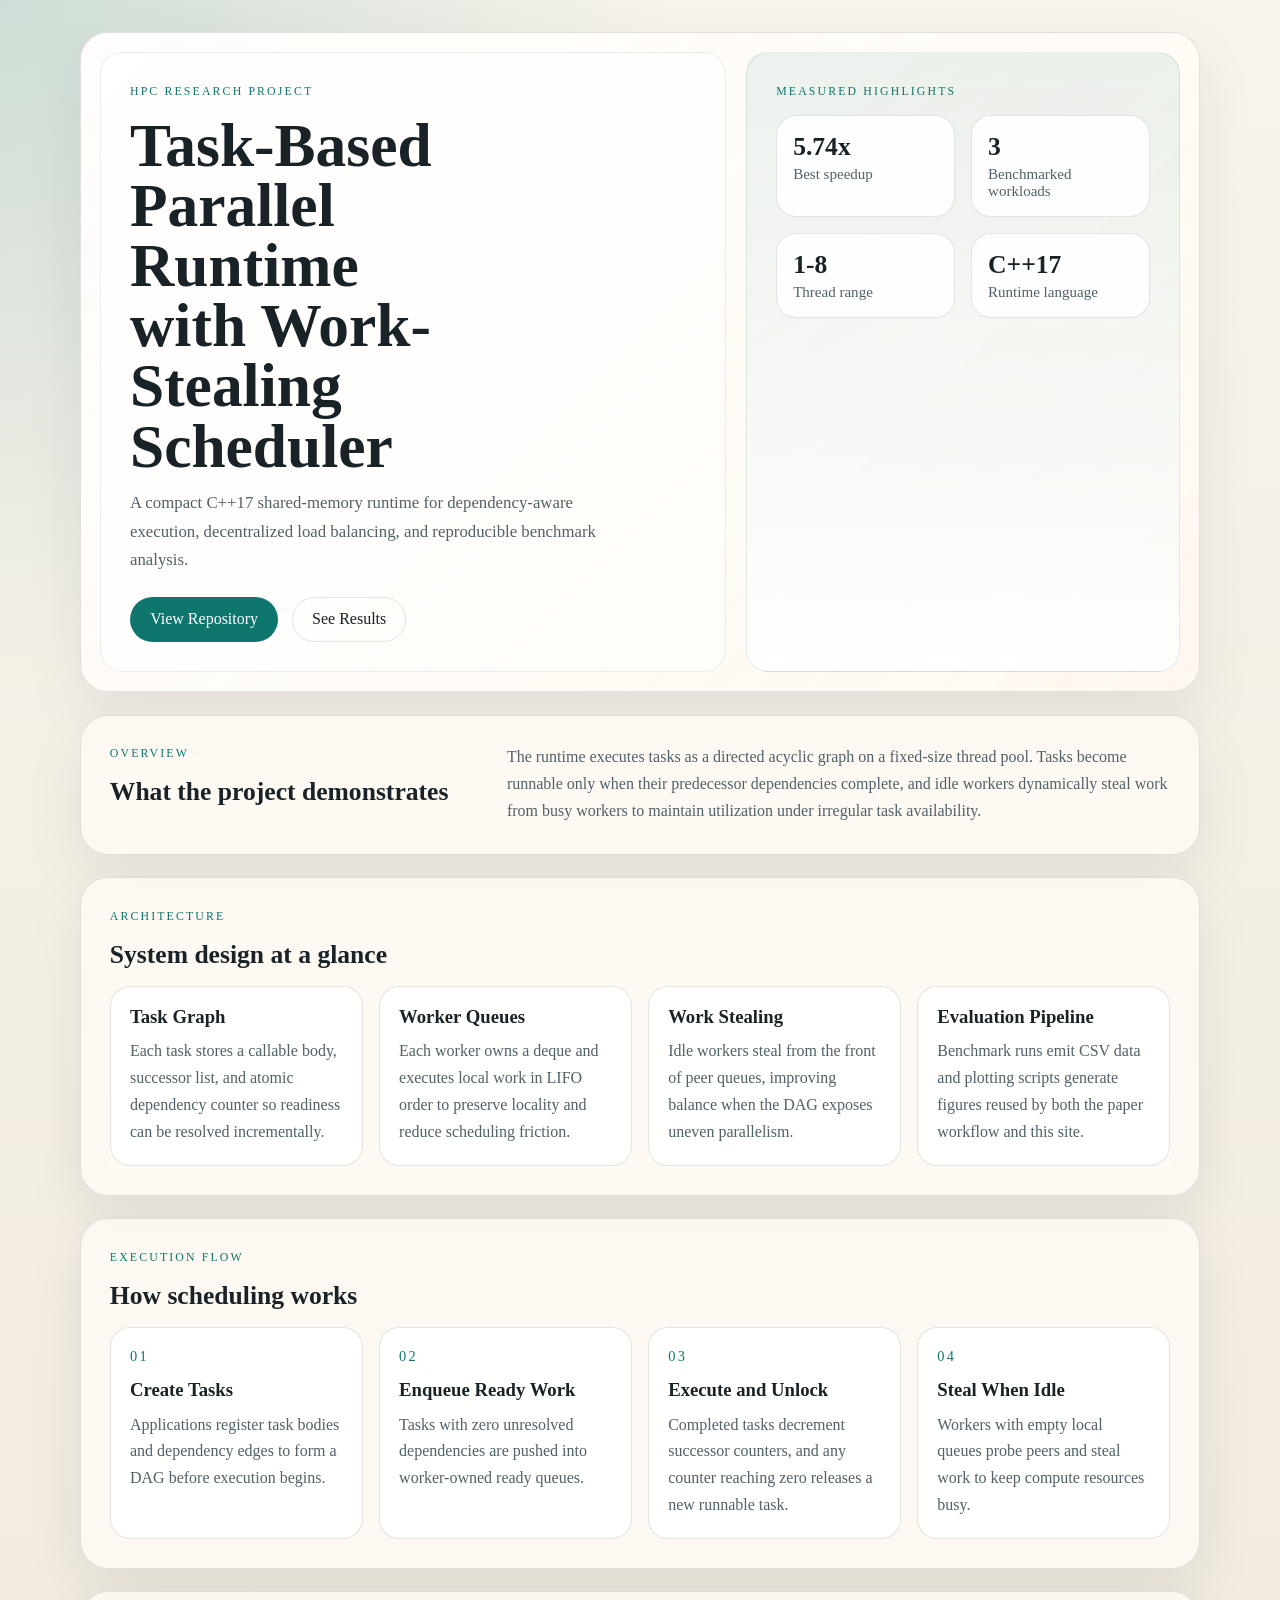
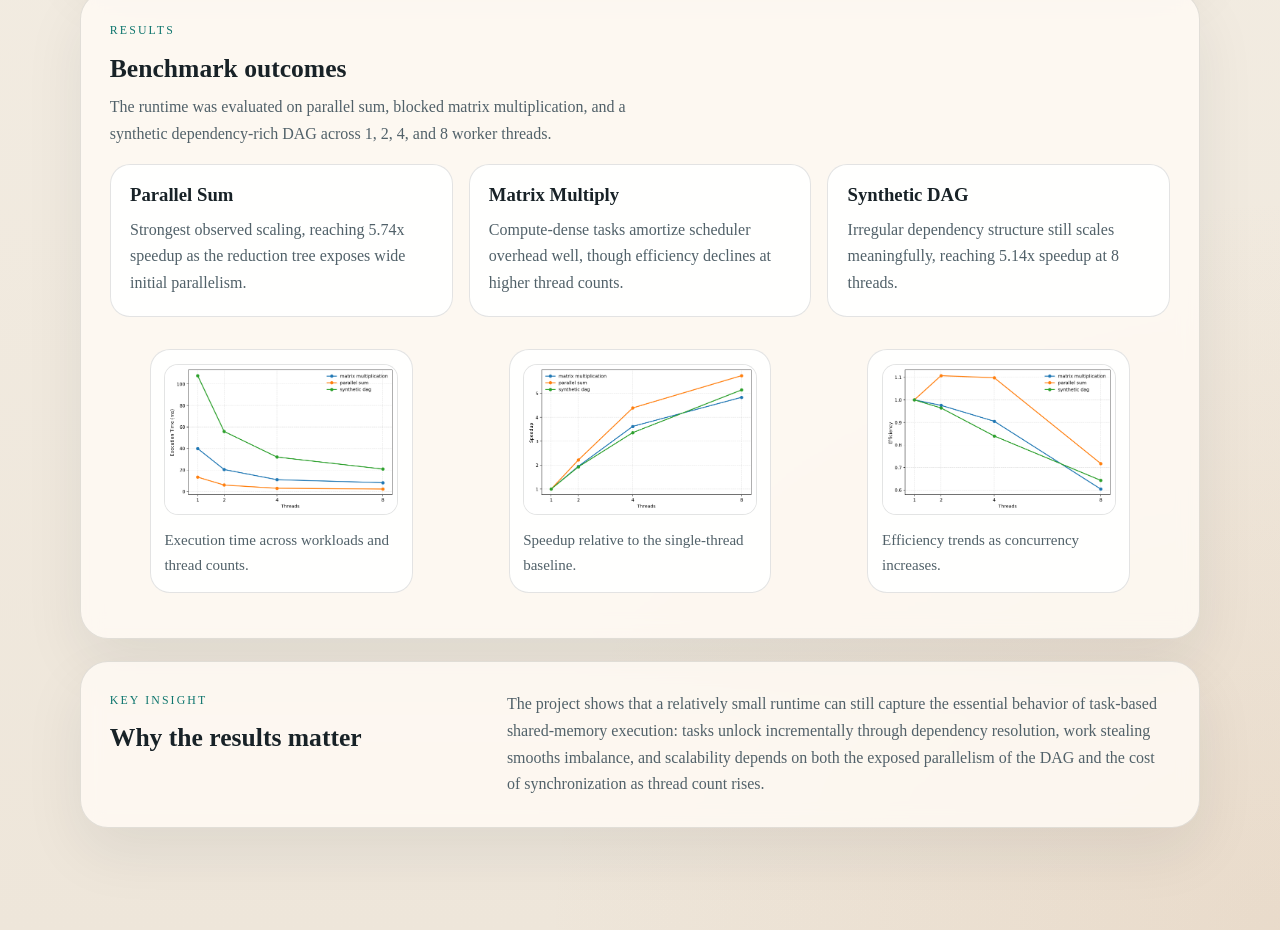
<file: docs/index.html>
<!DOCTYPE html>
<html lang="en">
<head>
    <meta charset="UTF-8">
    <meta name="viewport" content="width=device-width, initial-scale=1.0">
    <title>Task-Based Parallel Runtime</title>
    <link rel="stylesheet" href="style.css">
</head>
<body>
    <main class="page">
        <section class="hero">
            <div class="hero-copy">
                <p class="eyebrow">HPC Research Project</p>
                <h1>Task-Based Parallel Runtime with Work-Stealing Scheduler</h1>
                <p class="lede">
                    A compact C++17 shared-memory runtime for dependency-aware execution, decentralized load balancing, and reproducible benchmark analysis.
                </p>
                <div class="hero-actions">
                    <a class="button" href="https://github.com/iamnotvk/task-runtime-work-stealing">View Repository</a>
                    <a class="button button-secondary" href="#results">See Results</a>
                </div>
            </div>
            <div class="hero-panel">
                <p class="panel-label">Measured Highlights</p>
                <div class="stats-grid">
                    <article class="stat">
                        <span class="stat-value">5.74x</span>
                        <span class="stat-label">Best speedup</span>
                    </article>
                    <article class="stat">
                        <span class="stat-value">3</span>
                        <span class="stat-label">Benchmarked workloads</span>
                    </article>
                    <article class="stat">
                        <span class="stat-value">1-8</span>
                        <span class="stat-label">Thread range</span>
                    </article>
                    <article class="stat">
                        <span class="stat-value">C++17</span>
                        <span class="stat-label">Runtime language</span>
                    </article>
                </div>
            </div>
        </section>

        <section class="split-section">
            <div>
                <p class="section-tag">Overview</p>
                <h2>What the project demonstrates</h2>
            </div>
            <p>
                The runtime executes tasks as a directed acyclic graph on a fixed-size thread pool. Tasks become runnable only when their predecessor dependencies complete, and idle workers dynamically steal work from busy workers to maintain utilization under irregular task availability.
            </p>
        </section>

        <section>
            <p class="section-tag">Architecture</p>
            <h2>System design at a glance</h2>
            <div class="card-grid">
                <article class="card">
                    <h3>Task Graph</h3>
                    <p>Each task stores a callable body, successor list, and atomic dependency counter so readiness can be resolved incrementally.</p>
                </article>
                <article class="card">
                    <h3>Worker Queues</h3>
                    <p>Each worker owns a deque and executes local work in LIFO order to preserve locality and reduce scheduling friction.</p>
                </article>
                <article class="card">
                    <h3>Work Stealing</h3>
                    <p>Idle workers steal from the front of peer queues, improving balance when the DAG exposes uneven parallelism.</p>
                </article>
                <article class="card">
                    <h3>Evaluation Pipeline</h3>
                    <p>Benchmark runs emit CSV data and plotting scripts generate figures reused by both the paper workflow and this site.</p>
                </article>
            </div>
        </section>

        <section>
            <p class="section-tag">Execution Flow</p>
            <h2>How scheduling works</h2>
            <div class="flow-grid">
                <article class="flow-step">
                    <span class="flow-index">01</span>
                    <h3>Create Tasks</h3>
                    <p>Applications register task bodies and dependency edges to form a DAG before execution begins.</p>
                </article>
                <article class="flow-step">
                    <span class="flow-index">02</span>
                    <h3>Enqueue Ready Work</h3>
                    <p>Tasks with zero unresolved dependencies are pushed into worker-owned ready queues.</p>
                </article>
                <article class="flow-step">
                    <span class="flow-index">03</span>
                    <h3>Execute and Unlock</h3>
                    <p>Completed tasks decrement successor counters, and any counter reaching zero releases a new runnable task.</p>
                </article>
                <article class="flow-step">
                    <span class="flow-index">04</span>
                    <h3>Steal When Idle</h3>
                    <p>Workers with empty local queues probe peers and steal work to keep compute resources busy.</p>
                </article>
            </div>
        </section>

        <section id="results">
            <p class="section-tag">Results</p>
            <h2>Benchmark outcomes</h2>
            <p class="section-copy">
                The runtime was evaluated on parallel sum, blocked matrix multiplication, and a synthetic dependency-rich DAG across 1, 2, 4, and 8 worker threads.
            </p>
            <div class="results-notes">
                <article class="note-card">
                    <h3>Parallel Sum</h3>
                    <p>Strongest observed scaling, reaching 5.74x speedup as the reduction tree exposes wide initial parallelism.</p>
                </article>
                <article class="note-card">
                    <h3>Matrix Multiply</h3>
                    <p>Compute-dense tasks amortize scheduler overhead well, though efficiency declines at higher thread counts.</p>
                </article>
                <article class="note-card">
                    <h3>Synthetic DAG</h3>
                    <p>Irregular dependency structure still scales meaningfully, reaching 5.14x speedup at 8 threads.</p>
                </article>
            </div>
            <div class="figure-grid">
                <figure class="figure-card">
                    <img src="assets/figures/execution_time.png" alt="Execution time graph">
                    <figcaption>Execution time across workloads and thread counts.</figcaption>
                </figure>
                <figure class="figure-card">
                    <img src="assets/figures/speedup.png" alt="Speedup graph">
                    <figcaption>Speedup relative to the single-thread baseline.</figcaption>
                </figure>
                <figure class="figure-card">
                    <img src="assets/figures/efficiency.png" alt="Efficiency graph">
                    <figcaption>Efficiency trends as concurrency increases.</figcaption>
                </figure>
            </div>
        </section>

        <section class="insight-band">
            <div>
                <p class="section-tag">Key Insight</p>
                <h2>Why the results matter</h2>
            </div>
            <p>
                The project shows that a relatively small runtime can still capture the essential behavior of task-based shared-memory execution: tasks unlock incrementally through dependency resolution, work stealing smooths imbalance, and scalability depends on both the exposed parallelism of the DAG and the cost of synchronization as thread count rises.
            </p>
        </section>
    </main>
</body>
</html>
</file>
<file: docs/style.css>
:root {
    --bg: #f1ebdf;
    --surface: rgba(255, 251, 245, 0.84);
    --surface-strong: rgba(255, 255, 255, 0.92);
    --text: #182227;
    --muted: #516169;
    --accent: #0f766e;
    --accent-soft: rgba(15, 118, 110, 0.12);
    --line: rgba(24, 34, 39, 0.12);
    --shadow: 0 24px 60px rgba(31, 42, 48, 0.08);
}

* {
    box-sizing: border-box;
}

html {
    scroll-behavior: smooth;
}

body {
    margin: 0;
    font-family: "Georgia", "Times New Roman", serif;
    color: var(--text);
    background:
        radial-gradient(circle at top left, rgba(15, 118, 110, 0.18), transparent 24%),
        radial-gradient(circle at bottom right, rgba(196, 138, 90, 0.12), transparent 26%),
        linear-gradient(180deg, #f8f4ec 0%, #eee6da 100%);
}

.page {
    width: min(1120px, calc(100% - 2rem));
    margin: 0 auto;
    padding: 2rem 0 5rem;
}

section {
    margin-bottom: 1.4rem;
    padding: 1.8rem;
    border: 1px solid var(--line);
    border-radius: 28px;
    background: var(--surface);
    backdrop-filter: blur(10px);
    box-shadow: var(--shadow);
}

.hero {
    display: grid;
    grid-template-columns: minmax(0, 1.3fr) minmax(280px, 0.9fr);
    gap: 1.25rem;
    align-items: stretch;
    padding: 1.2rem;
    background:
        linear-gradient(135deg, rgba(255, 255, 255, 0.76), rgba(255, 248, 239, 0.88)),
        var(--surface);
}

.hero-copy,
.hero-panel {
    padding: 1.8rem;
    border-radius: 22px;
}

.hero-copy {
    background: rgba(255, 255, 255, 0.52);
    border: 1px solid rgba(24, 34, 39, 0.08);
}

.hero-panel {
    background: linear-gradient(180deg, rgba(15, 118, 110, 0.08), rgba(255, 255, 255, 0.86));
    border: 1px solid rgba(15, 118, 110, 0.12);
}

.eyebrow,
.section-tag,
.panel-label {
    margin: 0 0 0.8rem;
    text-transform: uppercase;
    letter-spacing: 0.18em;
    font-size: 0.74rem;
    color: var(--accent);
}

h1,
h2,
h3 {
    margin-top: 0;
    margin-bottom: 0.65rem;
    font-weight: 600;
    color: var(--text);
}

h1 {
    font-size: clamp(2.4rem, 4.8vw, 4.6rem);
    line-height: 0.98;
    max-width: 10ch;
}

h2 {
    font-size: clamp(1.5rem, 2vw, 2.1rem);
}

p,
figcaption {
    margin: 0;
    line-height: 1.68;
    color: var(--muted);
}

.lede {
    max-width: 56ch;
    font-size: 1.05rem;
    margin-top: 0.85rem;
}

.hero-actions {
    display: flex;
    flex-wrap: wrap;
    gap: 0.85rem;
    margin-top: 1.4rem;
}

.button {
    display: inline-flex;
    align-items: center;
    justify-content: center;
    min-height: 44px;
    padding: 0.8rem 1.2rem;
    border-radius: 999px;
    background: var(--accent);
    color: #ffffff;
    text-decoration: none;
    border: 1px solid transparent;
    transition: transform 160ms ease, box-shadow 160ms ease, background 160ms ease;
}

.button:hover {
    transform: translateY(-1px);
    box-shadow: 0 10px 24px rgba(15, 118, 110, 0.2);
}

.button-secondary {
    background: transparent;
    color: var(--text);
    border-color: var(--line);
}

.stats-grid,
.card-grid,
.flow-grid,
.results-notes,
.figure-grid {
    display: grid;
    gap: 1rem;
}

.stats-grid {
    grid-template-columns: repeat(2, minmax(0, 1fr));
}

.stat,
.card,
.flow-step,
.note-card,
.figure-card {
    border-radius: 20px;
    border: 1px solid var(--line);
    background: var(--surface-strong);
}

.stat {
    padding: 1rem;
    display: flex;
    flex-direction: column;
    gap: 0.25rem;
}

.stat-value {
    font-size: 1.6rem;
    font-weight: 600;
    color: var(--text);
}

.stat-label {
    font-size: 0.94rem;
    color: var(--muted);
}

.split-section,
.insight-band {
    display: grid;
    grid-template-columns: minmax(220px, 0.72fr) minmax(0, 1.28fr);
    gap: 1.5rem;
    align-items: start;
}

.card-grid {
    grid-template-columns: repeat(auto-fit, minmax(220px, 1fr));
    margin-top: 1rem;
}

.card,
.note-card {
    padding: 1.2rem;
}

.flow-grid {
    grid-template-columns: repeat(auto-fit, minmax(220px, 1fr));
    margin-top: 1rem;
}

.flow-step {
    padding: 1.2rem;
    position: relative;
    overflow: hidden;
}

.flow-index {
    display: inline-block;
    margin-bottom: 0.9rem;
    font-size: 0.9rem;
    letter-spacing: 0.16em;
    color: var(--accent);
}

.section-copy {
    margin-top: 0.4rem;
    max-width: 68ch;
}

.results-notes {
    grid-template-columns: repeat(auto-fit, minmax(220px, 1fr));
    margin-top: 1rem;
    margin-bottom: 1rem;
}

.figure-grid {
    grid-template-columns: repeat(auto-fit, minmax(250px, 1fr));
}

.figure-card {
    padding: 0.85rem;
}

.figure-card img {
    width: 100%;
    display: block;
    border-radius: 14px;
    border: 1px solid var(--line);
    background: #ffffff;
}

.figure-card figcaption {
    margin-top: 0.8rem;
    font-size: 0.94rem;
}

@media (max-width: 840px) {
    .hero,
    .split-section,
    .insight-band {
        grid-template-columns: 1fr;
    }

    .hero-copy,
    .hero-panel {
        padding: 1.4rem;
    }
}

@media (max-width: 640px) {
    .page {
        width: min(100%, calc(100% - 1rem));
        padding-top: 1rem;
    }

    section {
        padding: 1.2rem;
        border-radius: 22px;
    }

    .hero {
        padding: 0.7rem;
    }

    .stats-grid {
        grid-template-columns: 1fr 1fr;
    }
}
</file>
